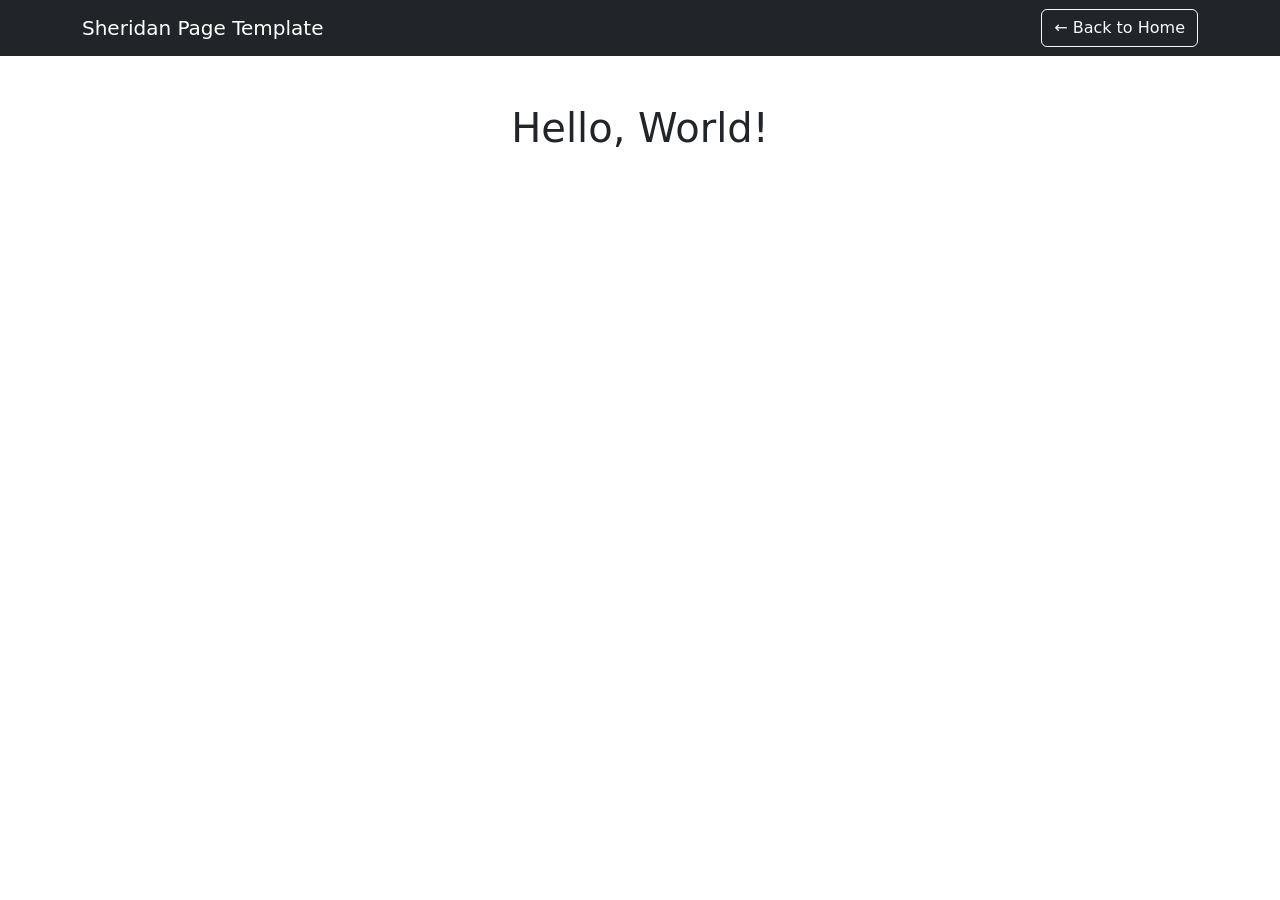
<file: helloWorld.html>
<!DOCTYPE html>
<html lang="en">
<head>
    <meta charset="UTF-8">
    <meta name="viewport" content="width=device-width, initial-scale=2.0">
    <title>Rick Astley but coding</title>

    <link href="https://cdn.jsdelivr.net/npm/bootstrap@5.3.3/dist/css/bootstrap.min.css" rel="stylesheet">
</head>
<body>

    <!-- Navigation Bar -->
    <nav class="navbar navbar-expand-lg navbar-dark bg-dark">
        <div class="container">
            <a class="navbar-brand" href="index.html">Sheridan Page Template</a>

            <div class="ms-auto">
                <a href="index.html" class="btn btn-outline-light">
                    ← Back to Home
                </a>
            </div>
        </div>
    </nav>

    <!-- Page Content -->
    <div class="container text-center mt-5">
        <h1>Hello, World!</h1>
    </div>

    <script src="https://cdn.jsdelivr.net/npm/bootstrap@5.3.3/dist/js/bootstrap.bundle.min.js"></script>

</body>
</html>
</file>
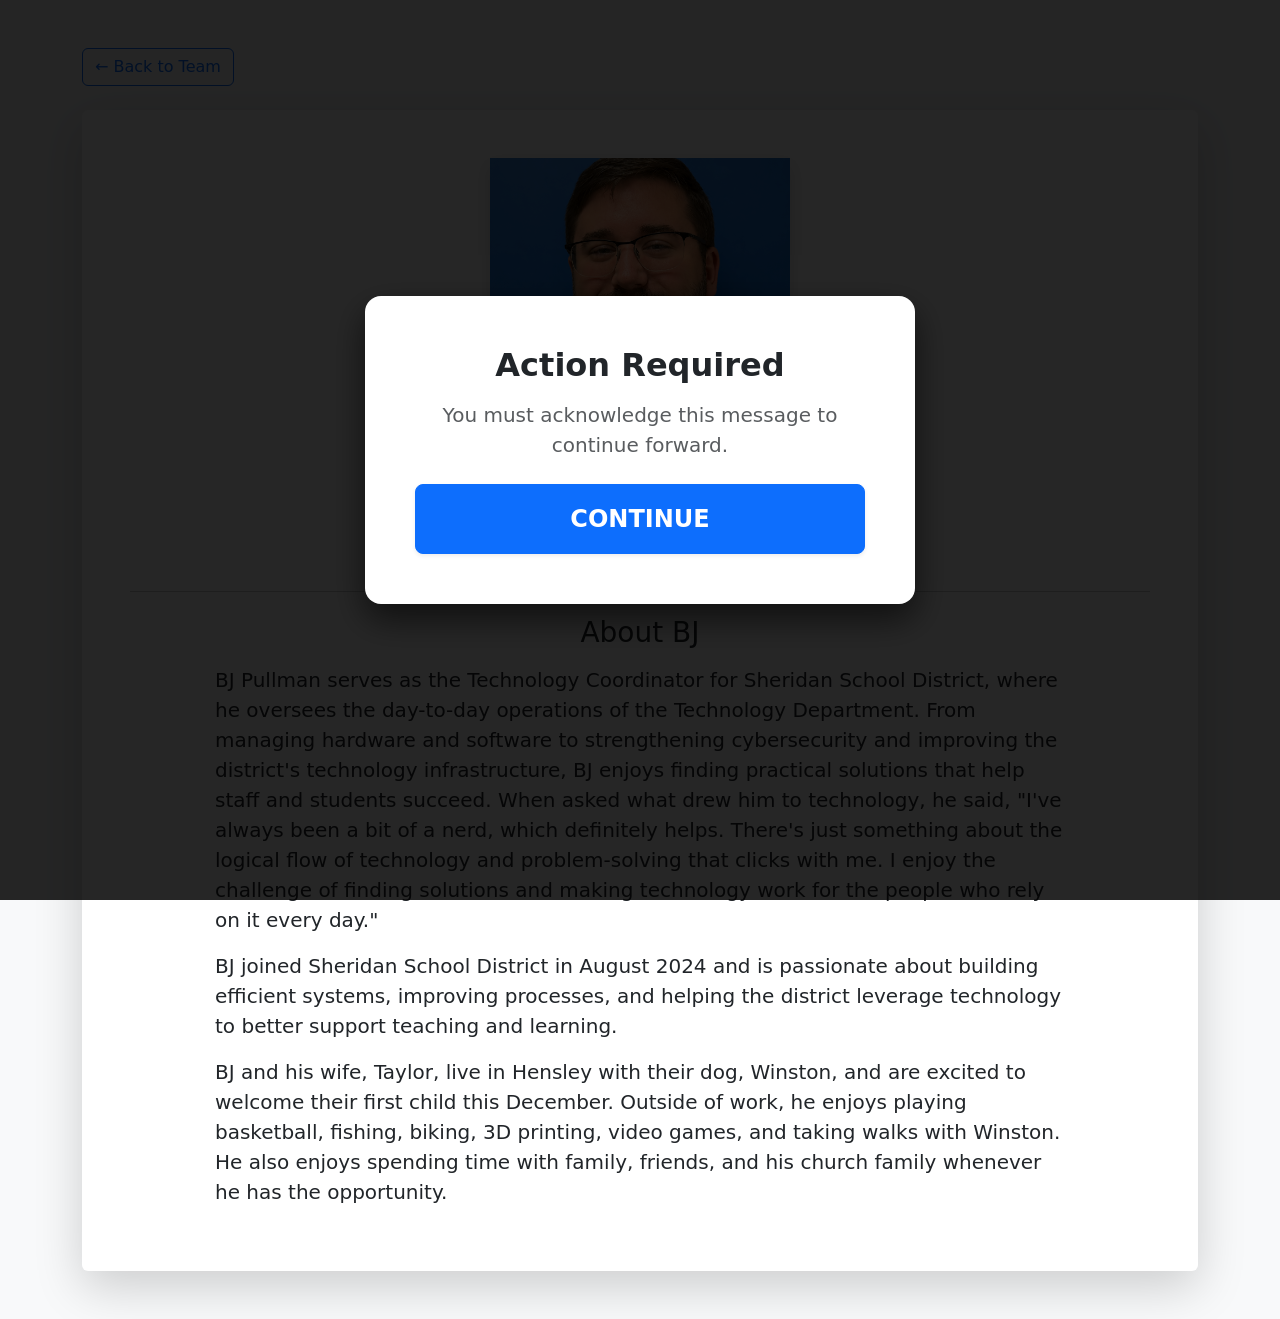
<file: Staff/bj-pullman.html>
<!DOCTYPE html>
<html lang="en">
<head>
    <meta charset="UTF-8">
    <meta name="viewport" content="width=device-width, initial-scale=1.0">
    <title>BJ Pullman | Sheridan School District</title>
    <link href="https://cdn.jsdelivr.net/npm/bootstrap@5.3.3/dist/css/bootstrap.min.css" rel="stylesheet">
    <style>
        /* Dark backdrop overlay to block interaction */
        .custom-modal-overlay {
            position: fixed;
            top: 0;
            left: 0;
            width: 100%;
            height: 100%;
            background-color: rgba(0, 0, 0, 0.85); /* Dims the page */
            display: flex;
            justify-content: center;
            align-items: center;
            z-index: 10000; /* Forces it over Bootstrap's header/cards */
        }

        /* Large custom popup box */
        .custom-modal-box {
            background-color: #ffffff;
            padding: 50px;
            border-radius: 16px;
            text-align: center;
            box-shadow: 0 15px 35px rgba(0,0,0,0.6);
            max-width: 550px;
            width: 90%;
        }
    </style>
</head>
<body class="bg-light">

    <!-- The Large Popup Overlay -->
    <div class="custom-modal-overlay">
        <div class="custom-modal-box">
            <h2 class="fw-bold mb-3 text-dark">Action Required</h2>
            <p class="text-muted fs-5 mb-4">You must acknowledge this message to continue forward.</p>
            <!-- Big navigation button using Bootstrap classes -->
            <button class="btn btn-primary btn-lg w-100 py-3 fw-bold fs-4 shadow-sm" id="navButton">
                CONTINUE
            </button>
        </div>
    </div>

    <!-- Existing Profile Content Container -->
    <div class="container py-5">
        <!-- Back Button -->
        <a href="../index.html" class="btn btn-outline-primary mb-4"> ← Back to Team </a>

        <!-- Profile -->
        <div class="card shadow-lg border-0">
            <div class="card-body text-center p-5">
                <!-- Profile Image -->
                <img src="../Images/BJ.png" alt="BJ Pullman" class="rectangle img-fluid shadow mb-4" style="width:300px; height:300px; object-fit:cover;">
                
                <!-- Name -->
                <h1 class="fw-bold">BJ Pullman</h1>
                
                <!-- Title -->
                <h4 class="text-muted mb-4"> Technology Department </h4>
                <hr class="my-4">
                
                <!-- Bio -->
                <div class="mx-auto" style="max-width: 850px;">
                    <h3 class="mb-3">About BJ</h3>
                    <p class="lead text-start">
                        BJ Pullman serves as the Technology Coordinator for Sheridan School 
                        District, where he oversees the day-to-day operations of the Technology 
                        Department. From managing hardware and software to strengthening 
                        cybersecurity and improving the district's technology infrastructure, 
                        BJ enjoys finding practical solutions that help staff and students 
                        succeed. When asked what drew him to technology, he said, "I've always 
                        been a bit of a nerd, which definitely helps. There's just something 
                        about the logical flow of technology and problem-solving that clicks 
                        with me. I enjoy the challenge of finding solutions and making technology 
                        work for the people who rely on it every day."
                    </p>
                    <p class="lead text-start">
                        BJ joined Sheridan School District in August 2024 and is passionate 
                        about building efficient systems, improving processes, and helping 
                        the district leverage technology to better support teaching and learning.
                    </p>
                    <p class="lead text-start">
                        BJ and his wife, Taylor, live in Hensley with their dog, Winston, 
                        and are excited to welcome their first child this December. Outside 
                        of work, he enjoys playing basketball, fishing, biking, 3D printing, 
                        video games, and taking walks with Winston. He also enjoys spending 
                        time with family, friends, and his church family whenever he has the 
                        opportunity.
                    </p>
                </div>
            </div>
        </div>
    </div>

    <!-- Bootstrap and Navigation Script JS -->
    <script src="https://cdn.jsdelivr.net/npm/bootstrap@5.3.3/dist/js/bootstrap.bundle.min.js"></script>
    <script>
        // Selects button item and adds logic to transfer browser window
        document.getElementById('navButton').addEventListener('click', function() {
    window.location.href = '../helloWorld.html';});
    </script>
</body>
</html>
</file>
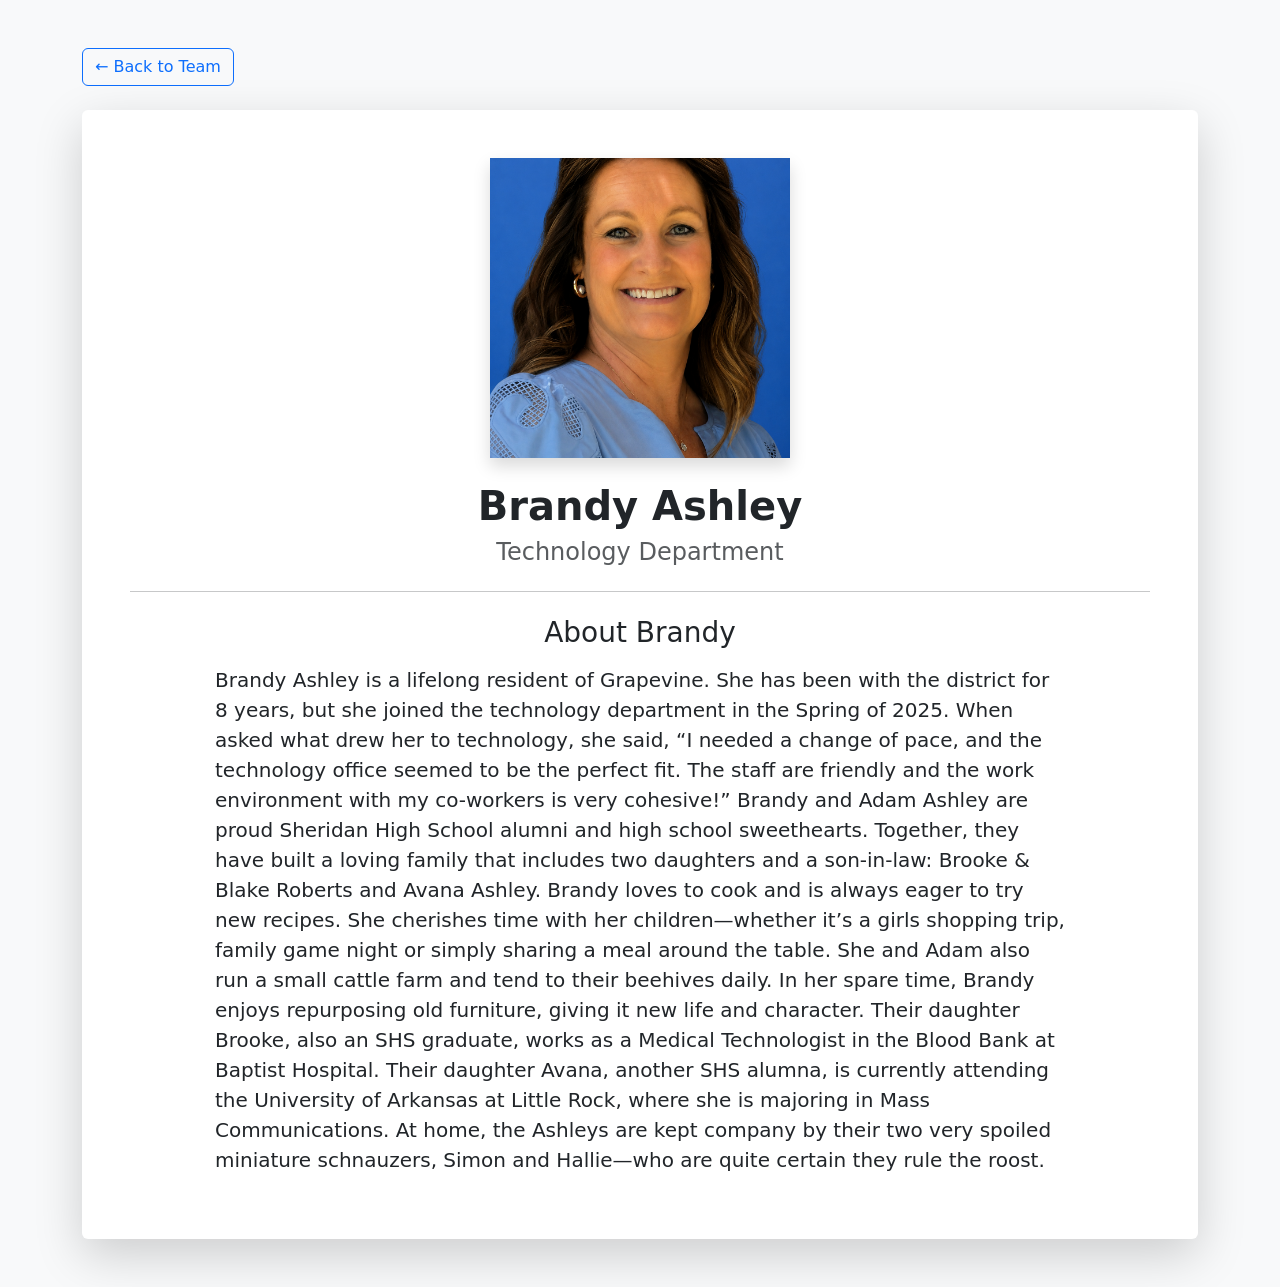
<file: Staff/brandy-ashley.html>
<!DOCTYPE html>
<html lang="en">
<head>
    <meta charset="UTF-8">
    <meta name="viewport" content="width=device-width, initial-scale=1.0">
    <title>Brandy Ashley | Sheridan School District</title>

    <link href="https://cdn.jsdelivr.net/npm/bootstrap@5.3.3/dist/css/bootstrap.min.css" rel="stylesheet">
</head>

<body class="bg-light">

    <div class="container py-5">

        <!-- Back Button -->
        <a href="../index.html" class="btn btn-outline-primary mb-4">
            ← Back to Team
        </a>

        <!-- Profile -->
        <div class="card shadow-lg border-0">

            <div class="card-body text-center p-5">

                <!-- Profile Image -->
                <img src="../Images/brandy.png"
                     alt="Brandy Ashley"
                     class="rectangle img-fluid shadow mb-4"
                     style="width:300px; height:300px; object-fit:cover;">

                <!-- Name -->
                <h1 class="fw-bold">Brandy Ashley</h1>

                <!-- Title -->
                <h4 class="text-muted mb-4">
                    Technology Department
                </h4>

                <hr class="my-4">

                <!-- Bio -->
                <div class="mx-auto" style="max-width: 850px;">

                    <h3 class="mb-3">About Brandy</h3>

                    <p class="lead text-start">
                        Brandy Ashley is a lifelong resident of Grapevine. 
                        She has been with the district for 8 years, but she 
                        joined the technology department in the Spring of 2025. 
                        When asked what drew her to technology, she said, “I needed 
                        a change of pace, and the technology office seemed to be the 
                        perfect fit. The staff are friendly and the work environment 
                        with my co-workers is very cohesive!”  Brandy and Adam Ashley 
                        are proud Sheridan High School alumni and high school sweethearts. 
                        Together, they have built a loving family that includes two 
                        daughters and a son-in-law: Brooke & Blake Roberts and Avana 
                        Ashley. Brandy loves to cook and is always eager to try new 
                        recipes. She cherishes time with her children—whether it’s a 
                        girls shopping trip, family game night or simply sharing a 
                        meal around the table. She and Adam also run a small cattle 
                        farm and tend to their beehives daily. In her spare time, Brandy 
                        enjoys repurposing old furniture, giving it new life and character. 
                        Their daughter Brooke, also an SHS graduate, works as a Medical 
                        Technologist in the Blood Bank at Baptist Hospital. Their daughter 
                        Avana, another SHS alumna, is currently attending the University of 
                        Arkansas at Little Rock, where she is majoring in Mass Communications. 
                        At home, the Ashleys are kept company by their two very spoiled miniature 
                        schnauzers, Simon and Hallie—who are quite certain they rule the roost.
                    </p>

                </div>

            </div>

        </div>

    </div>

    <script src="https://cdn.jsdelivr.net/npm/bootstrap@5.3.3/dist/js/bootstrap.bundle.min.js"></script>

</body>
</html>
</file>
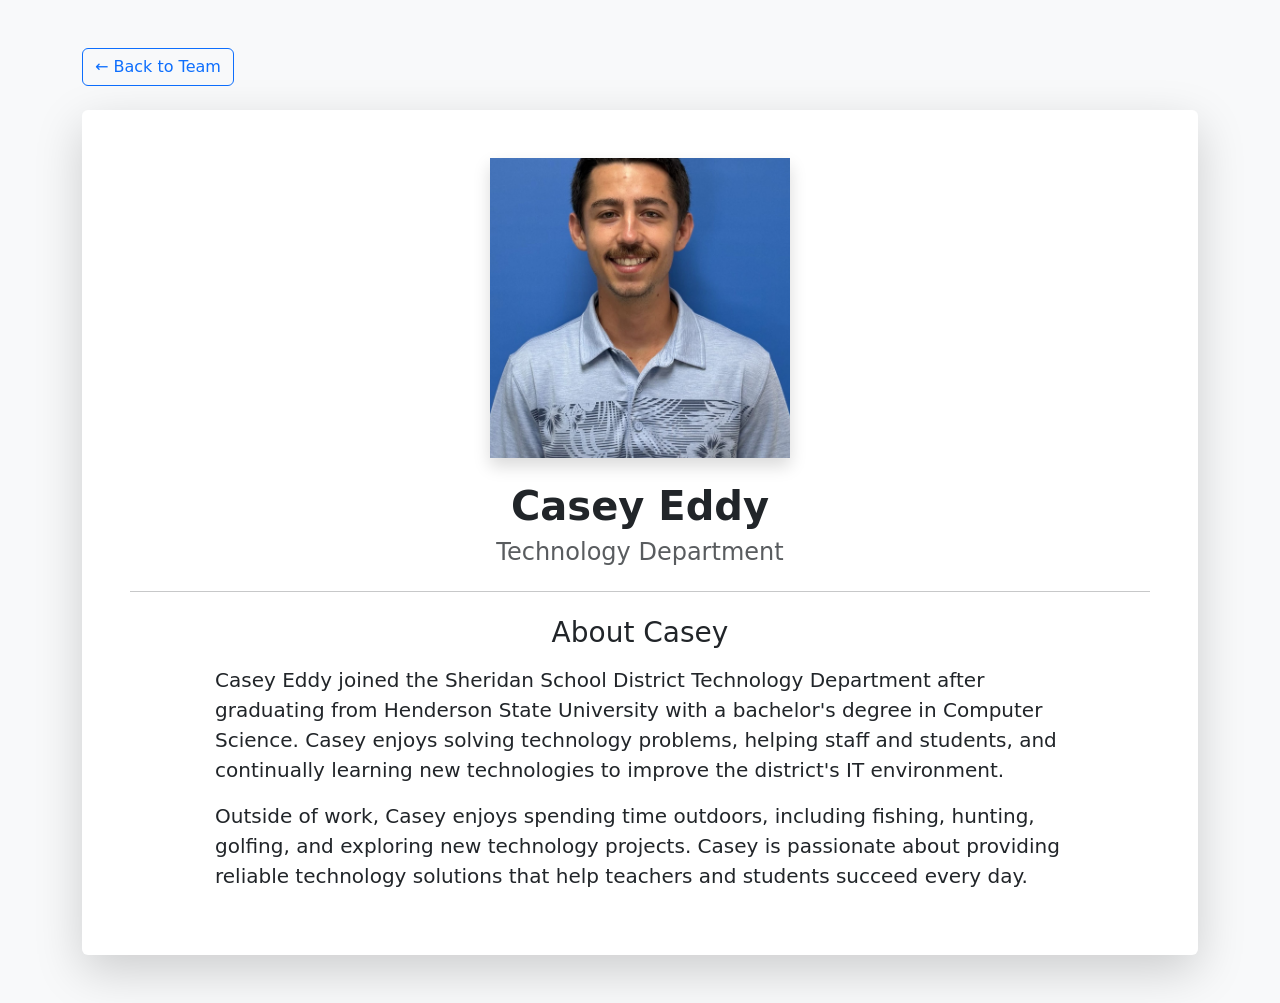
<file: Staff/casey-eddy.html>
<!DOCTYPE html>
<html lang="en">
<head>
    <meta charset="UTF-8">
    <meta name="viewport" content="width=device-width, initial-scale=1.0">
    <title>Casey Eddy | Sheridan School District</title>

    <link href="https://cdn.jsdelivr.net/npm/bootstrap@5.3.3/dist/css/bootstrap.min.css" rel="stylesheet">
</head>

<body class="bg-light">

    <div class="container py-5">

        <!-- Back Button -->
        <a href="../index.html" class="btn btn-outline-primary mb-4">
            ← Back to Team
        </a>

        <!-- Profile -->
        <div class="card shadow-lg border-0">

            <div class="card-body text-center p-5">

                <!-- Profile Image -->
                <img src="../Images/casey.jpg"
                     alt="Casey Eddy"
                     class="rectangle img-fluid shadow mb-4"
                     style="width:300px; height:300px; object-fit:cover;">

                <!-- Name -->
                <h1 class="fw-bold">Casey Eddy</h1>

                <!-- Title -->
                <h4 class="text-muted mb-4">
                    Technology Department
                </h4>

                <hr class="my-4">

                <!-- Bio -->
                <div class="mx-auto" style="max-width: 850px;">

                    <h3 class="mb-3">About Casey</h3>

                    <p class="lead text-start">
                        Casey Eddy joined the Sheridan School District Technology
                        Department after graduating from Henderson State University
                        with a bachelor's degree in Computer Science. Casey enjoys
                        solving technology problems, helping staff and students,
                        and continually learning new technologies to improve the
                        district's IT environment.
                    </p>

                    <p class="lead text-start">
                        Outside of work, Casey enjoys spending time outdoors,
                        including fishing, hunting, golfing, and exploring new
                        technology projects. Casey is passionate about providing
                        reliable technology solutions that help teachers and
                        students succeed every day.
                    </p>

                </div>

            </div>

        </div>

    </div>

    <script src="https://cdn.jsdelivr.net/npm/bootstrap@5.3.3/dist/js/bootstrap.bundle.min.js"></script>

</body>
</html>
</file>
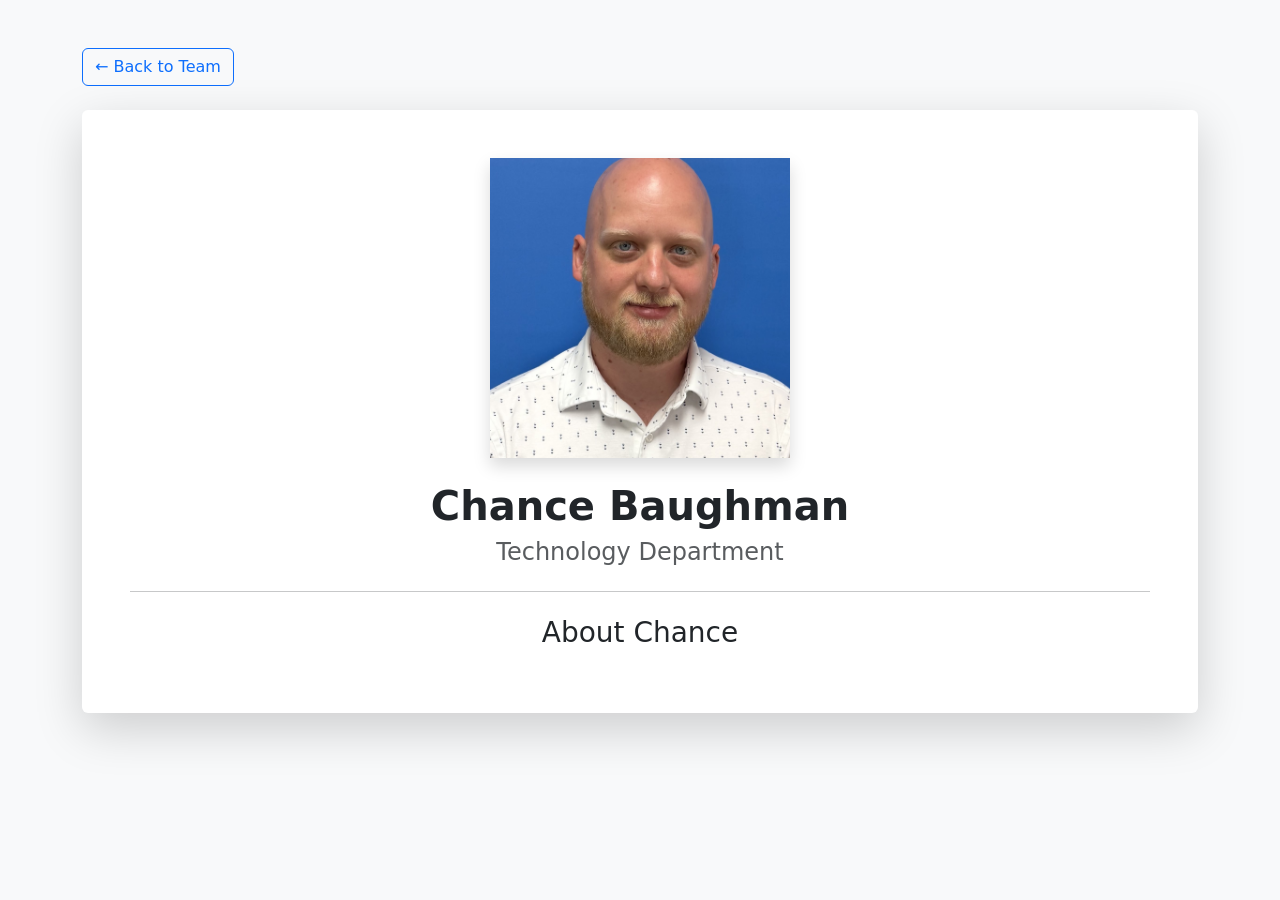
<file: Staff/chance-baughman.html>
<!DOCTYPE html>
<html lang="en">
<head>
    <meta charset="UTF-8">
    <meta name="viewport" content="width=device-width, initial-scale=1.0">
    <title>Chance Baughman | Sheridan School District</title>

    <link href="https://cdn.jsdelivr.net/npm/bootstrap@5.3.3/dist/css/bootstrap.min.css" rel="stylesheet">
</head>

<body class="bg-light">

    <div class="container py-5">

        <!-- Back Button -->
        <a href="../index.html" class="btn btn-outline-primary mb-4">
            ← Back to Team
        </a>

        <!-- Profile -->
        <div class="card shadow-lg border-0">

            <div class="card-body text-center p-5">

                <!-- Profile Image -->
                <img src="../Images/chance.jpg"
                     alt="Chance Baughman"
                     class="rectangle img-fluid shadow mb-4"
                     style="width:300px; height:300px; object-fit:cover;">

                <!-- Name -->
                <h1 class="fw-bold">Chance Baughman</h1>

                <!-- Title -->
                <h4 class="text-muted mb-4">
                    Technology Department
                </h4>

                <hr class="my-4">

                <!-- Bio -->
                <div class="mx-auto" style="max-width: 850px;">

                    <h3 class="mb-3">About Chance</h3>

                    <p class="lead text-start">
                       
                    <p>

                </div>

            </div>

        </div>

    </div>

    <script src="https://cdn.jsdelivr.net/npm/bootstrap@5.3.3/dist/js/bootstrap.bundle.min.js"></script>

</body>
</html>
</file>
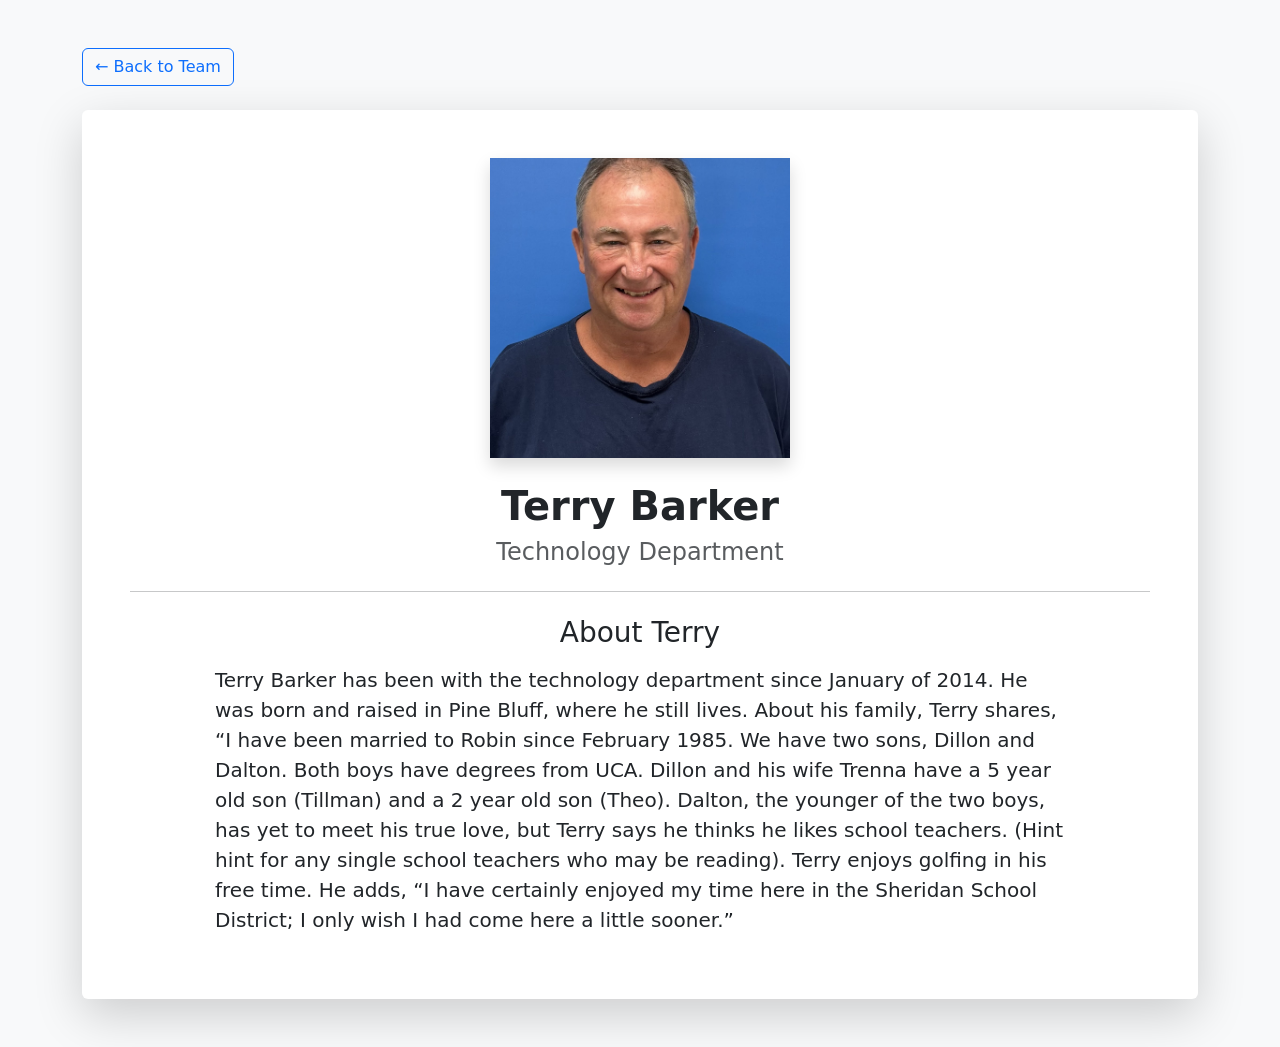
<file: Staff/terry-barker.html>
<!DOCTYPE html>
<html lang="en">
<head>
    <meta charset="UTF-8">
    <meta name="viewport" content="width=device-width, initial-scale=1.0">
    <title>Terry Barker | Sheridan School District</title>

    <link href="https://cdn.jsdelivr.net/npm/bootstrap@5.3.3/dist/css/bootstrap.min.css" rel="stylesheet">
</head>

<body class="bg-light">

    <div class="container py-5">

        <!-- Back Button -->
        <a href="../index.html" class="btn btn-outline-primary mb-4">
            ← Back to Team
        </a>

        <!-- Profile -->
        <div class="card shadow-lg border-0">

            <div class="card-body text-center p-5">

                <!-- Profile Image -->
                <img src="../Images/terry.jpg"
                     alt="Terry Barker"
                     class="rectangle img-fluid shadow mb-4"
                     style="width:300px; height:300px; object-fit:cover;">

                <!-- Name -->
                <h1 class="fw-bold">Terry Barker</h1>

                <!-- Title -->
                <h4 class="text-muted mb-4">
                    Technology Department
                </h4>

                <hr class="my-4">

                <!-- Bio -->
                <div class="mx-auto" style="max-width: 850px;">

                    <h3 class="mb-3">About Terry</h3>

                    <p class="lead text-start">
                        Terry Barker has been with the technology department since 
                        January of 2014. He was born and raised in Pine Bluff, where 
                        he still lives. About his family, Terry shares, “I have been 
                        married to Robin since February 1985. We have two sons, Dillon 
                        and Dalton. Both boys have degrees from UCA. Dillon and his wife 
                        Trenna have a 5 year old son (Tillman) and a 2 year old son (Theo). 
                        Dalton, the younger of the two boys,  has yet to meet his true love, 
                        but Terry says he thinks he likes school teachers. (Hint hint for 
                        any single school teachers who may be reading). Terry enjoys golfing 
                        in his free time. He adds, “I have certainly enjoyed my time here in 
                        the Sheridan School District; I only wish I had come here a little sooner.”
                    </p>

                </div>

            </div>

        </div>

    </div>

    <script src="https://cdn.jsdelivr.net/npm/bootstrap@5.3.3/dist/js/bootstrap.bundle.min.js"></script>

</body>
</html>
</file>
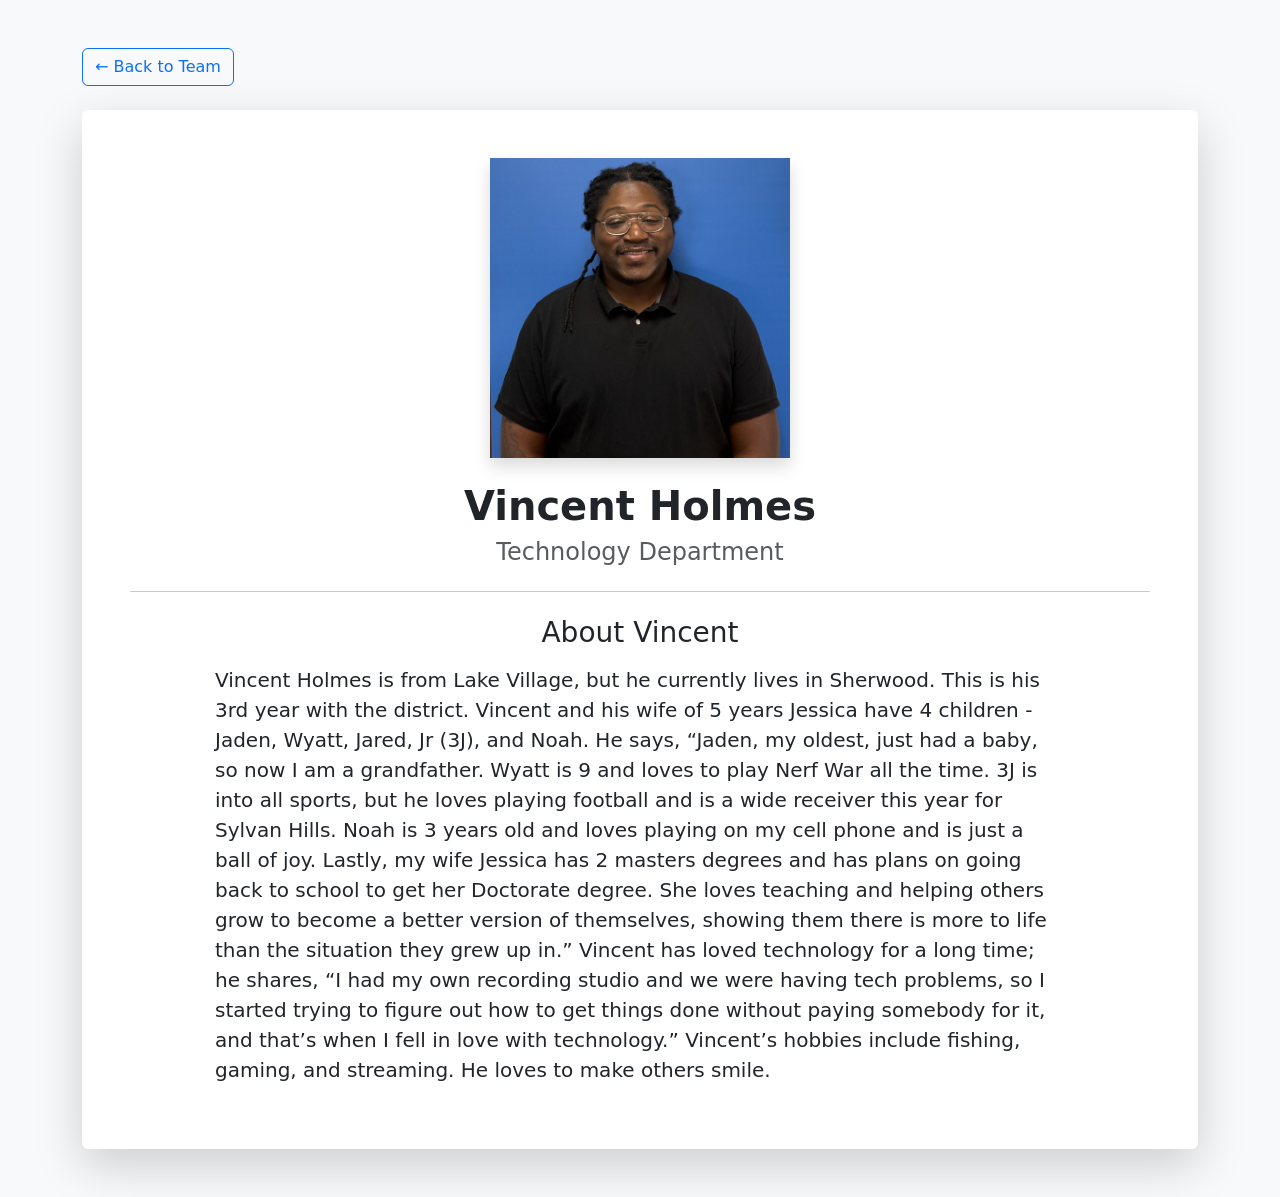
<file: Staff/vincent-holmes.html>
<!DOCTYPE html>
<html lang="en">
<head>
    <meta charset="UTF-8">
    <meta name="viewport" content="width=device-width, initial-scale=1.0">
    <title>Vincent Holmes | Sheridan School District</title>

    <link href="https://cdn.jsdelivr.net/npm/bootstrap@5.3.3/dist/css/bootstrap.min.css" rel="stylesheet">
</head>

<body class="bg-light">

    <div class="container py-5">

        <!-- Back Button -->
        <a href="../index.html" class="btn btn-outline-primary mb-4">
            ← Back to Team
        </a>

        <!-- Profile -->
        <div class="card shadow-lg border-0">

            <div class="card-body text-center p-5">

                <!-- Profile Image -->
                <img src="../Images/vincent.jpg"
                     alt="Vincent Holmes"
                     class="rectangle img-fluid shadow mb-4"
                     style="width:300px; height:300px; object-fit:cover;">

                <!-- Name -->
                <h1 class="fw-bold">Vincent Holmes</h1>

                <!-- Title -->
                <h4 class="text-muted mb-4">
                    Technology Department
                </h4>

                <hr class="my-4">

                <!-- Bio -->
                <div class="mx-auto" style="max-width: 850px;">

                    <h3 class="mb-3">About Vincent</h3>

                    <p class="lead text-start">
                        Vincent Holmes is from Lake Village, but he currently lives in 
                        Sherwood. This is his 3rd year with the district. Vincent and 
                        his wife of 5 years Jessica have 4 children -  Jaden, Wyatt, 
                        Jared, Jr (3J), and Noah. He says, “Jaden, my oldest, just had 
                        a baby, so now I am a grandfather. Wyatt is 9 and loves to play 
                        Nerf War all the time. 3J is into all sports, but he loves playing 
                        football and is a wide receiver this year for Sylvan Hills. Noah 
                        is 3 years old and loves playing on my cell phone and is just a 
                        ball of joy. Lastly, my wife Jessica has 2 masters degrees and has 
                        plans on going back to school to get her Doctorate degree. She loves 
                        teaching and helping others grow to become a better version of 
                        themselves, showing them there is more to life than the situation 
                        they grew up in.” Vincent has loved technology for a long time; he 
                        shares, “I had my own recording studio and we were having tech problems, 
                        so I started trying to figure out how to get things done without paying 
                        somebody for it, and that’s when I fell in love with technology.” 
                        Vincent’s hobbies include fishing, gaming, and streaming. He loves 
                        to make others smile.  
                    </p>

                </div>

            </div>

        </div>

    </div>

    <script src="https://cdn.jsdelivr.net/npm/bootstrap@5.3.3/dist/js/bootstrap.bundle.min.js"></script>

</body>
</html>
</file>
